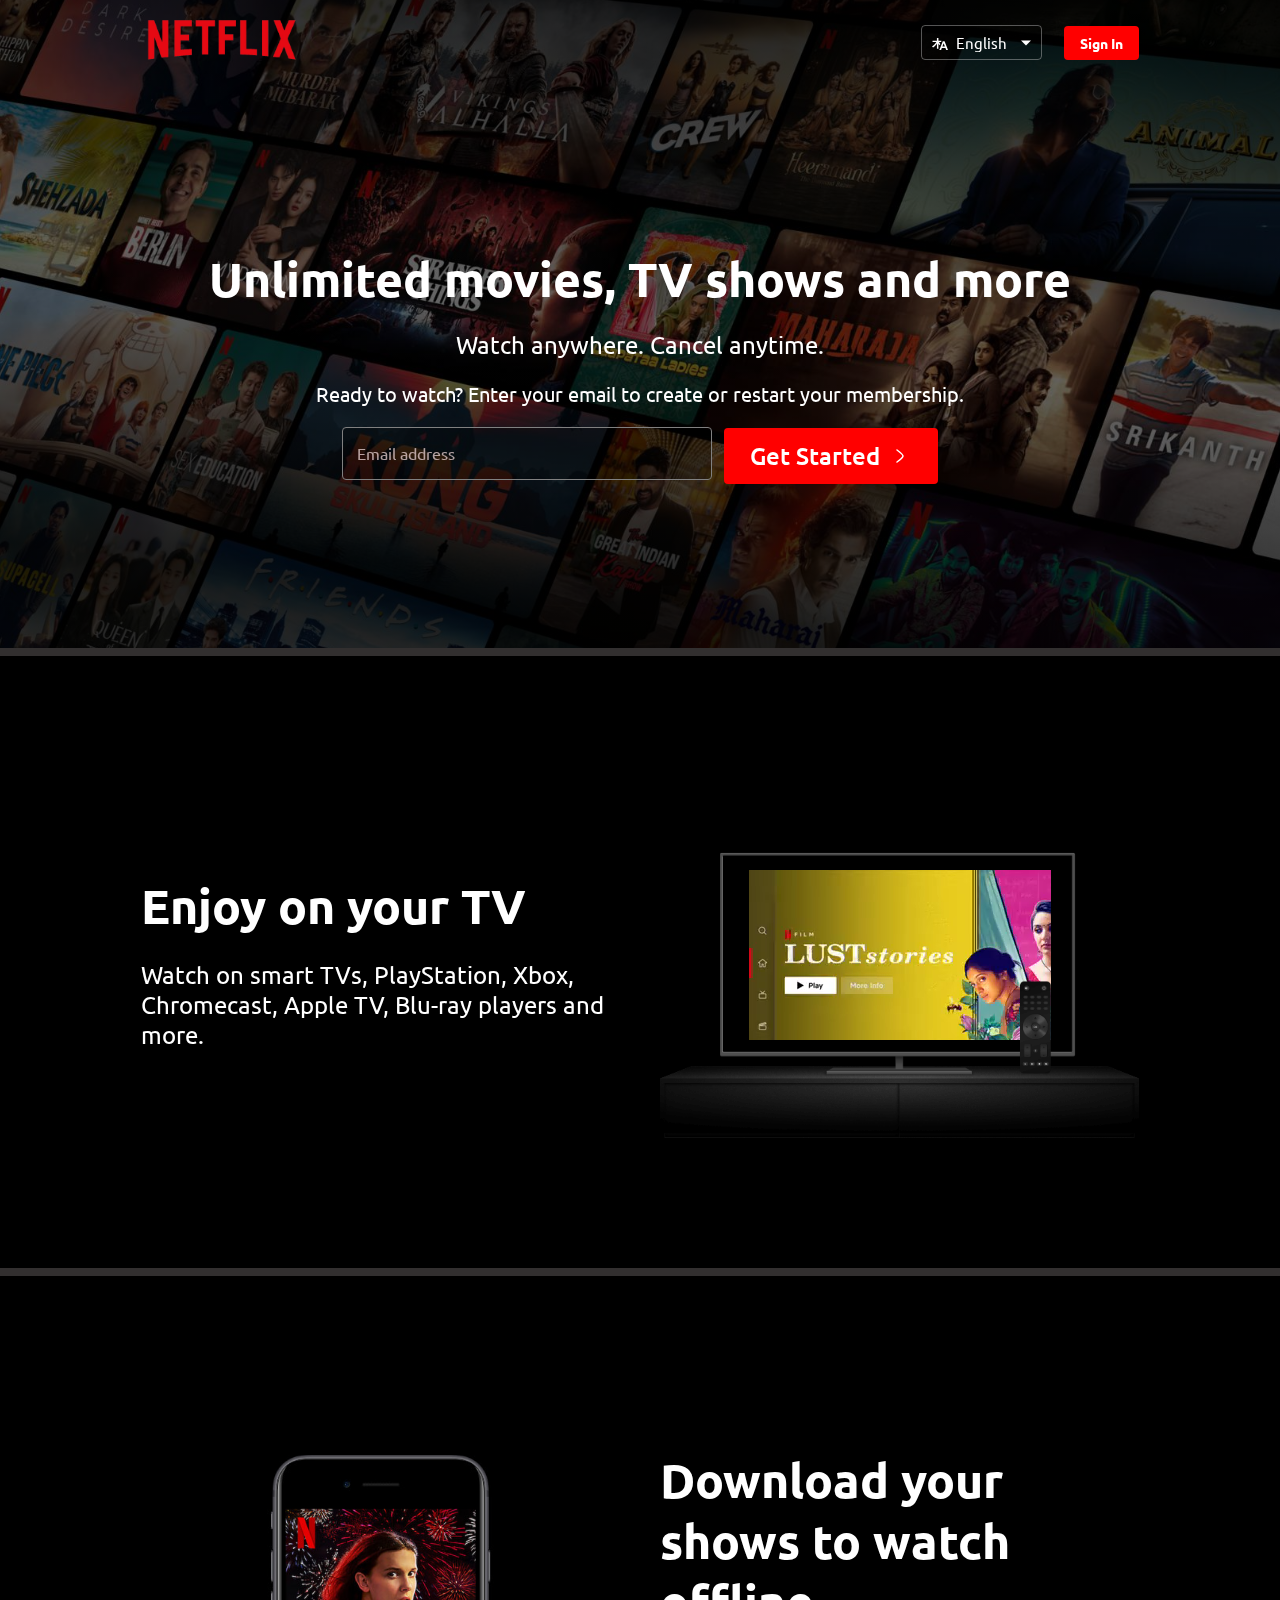
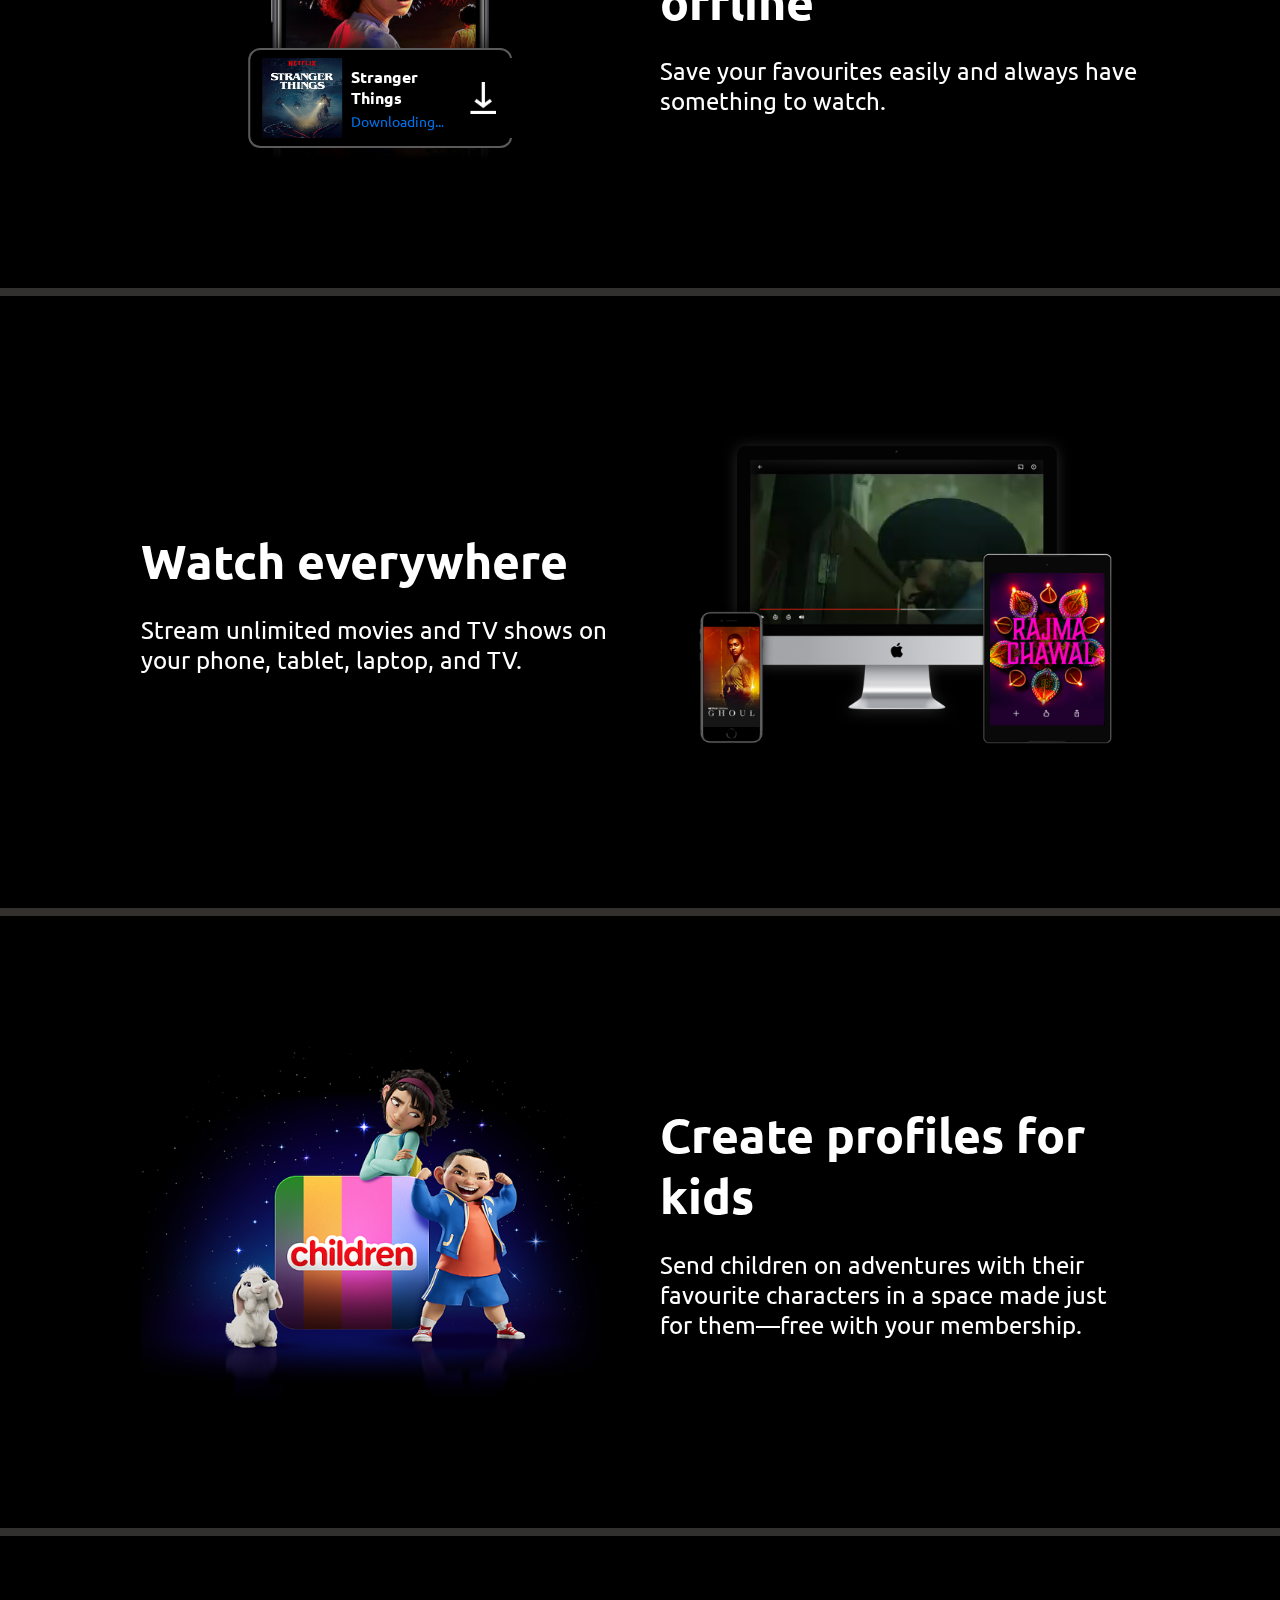
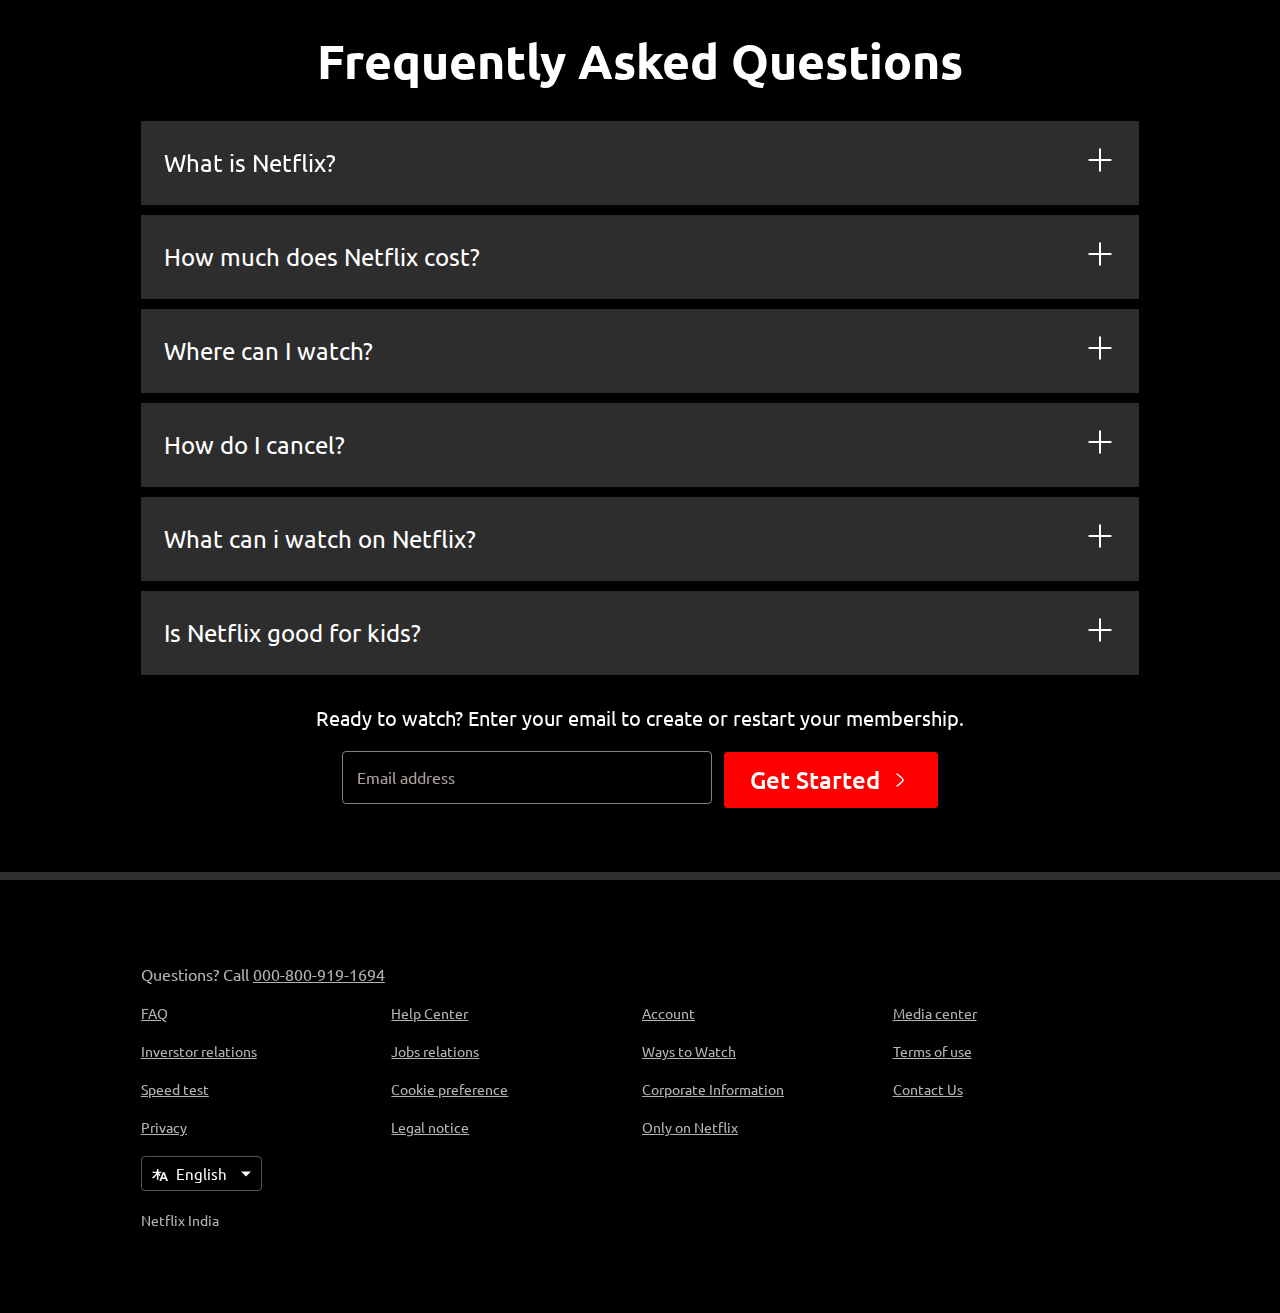
<file: index.html>
<!DOCTYPE html>
<html lang="en">

<head>
    <meta charset="UTF-8">
    <meta http-equiv="X-UA-Compatible" content="IE=edge">
    <meta name="viewport" content="width=device-width, initial-scale=1.0">
    <title>Netflix India – Watch TV Shows Online, Watch Movies Online</title>
    <link rel="stylesheet" href="./css/style.css">
    <link rel="shortcut icon" href="./images/icon.png" type="image/x-icon">
</head>

<body>
    <header>
        <nav>
            <div class="logo">
                <img src="images/netflix.png" alt="">
            </div>

            <div>
                <div class="custom-select">
                    <span class="select-icon">
                        <img src="./images/lang.svg" alt="Language icon">
                    </span>
                    <span class="arrow">
                        <img src="./images/down-arrow-svgrepo-com.svg" alt="Down arrow">
                    </span>
                    <select name="language" id="language-select">
                        <option lang="en" label="English" value="en-IN" selected>English</option>
                        <option lang="hi" label="हिन्दी" value="hi-IN">हिन्दी</option>
                    </select>
                </div>
                <button><a href="/login.html">sign in</a></button>
            </div>
        </nav>

        <div class="hero">
            <h1>Unlimited movies, TV shows and more</h1>
            <p>Watch anywhere. Cancel anytime.</p>
            <p>Ready to watch? Enter your email to create or restart your membership.</p>
            <div>
                <div class="floating-label">
                    <input autocomplete="off" type="search" id="email" placeholder=" " required>
                    <label for="email">Email address</label>
                </div>

                <button>Get Started
                    <svg xmlns="http://www.w3.org/2000/svg" viewBox="0 0 24 24" width="24" height="24" color="#fff"
                        fill="none">
                        <path d="M9.00005 6C9.00005 6 15 10.4189 15 12C15 13.5812 9 18 9 18" stroke="currentColor"
                            stroke-width="1.5" stroke-linecap="round" stroke-linejoin="round" />
                    </svg>

                </button>
            </div>
        </div>
    </header>

    <div class="divider"></div>

    <section>
        <div class="left">
            <h1>Enjoy on your TV</h1>
            <p>Watch on smart TVs, PlayStation, Xbox, Chromecast, Apple TV, Blu-ray players and more.</p>
        </div>
        <div class="right">
            <img src="./images/tv.png" alt="">

            <div style="top: 48%;" class="video-box"><video autoplay="" playsinline="" muted="" loop="">
                    <source src="./videos/video-tv-in-0819.m4v" type="video/mp4">
                </video>
            </div>
        </div>
    </section>
    <div class="divider"></div>

    <section>
        <div class="right">
            <img src="./images/mobile.jpg" alt="">
            <div class="img-card">
                <div>
                    <img src="./images/boxshot.png" alt="">
                    <div>
                        <h2>Stranger Things</h2>
                        <p>Downloading...</p>
                    </div>
                </div>
                <img src="./images/download-icon.gif" alt="">
            </div>
        </div>
        <div class="left">
            <h1>Download your shows to watch offline</h1>
            <p>Save your favourites easily and always have something to watch.</p>
        </div>

    </section>

    <div class="divider"></div>

    <section>
        <div class="left">
            <h1>Watch everywhere</h1>
            <p>Stream unlimited movies and TV shows on your phone, tablet, laptop, and TV.</p>
        </div>
        <div class="right">
            <img src="./images/device-pile-in.png" alt="">

            <div class="video-box"><video autoplay="" playsinline="" muted="" loop="">
                    <source src="./videos/video-devices-in.m4v" type="video/mp4">
                </video>
            </div>
        </div>
    </section>

    <div class="divider"></div>
    <section>
        <div class="right">
            <img src="./images/childern.png" alt="">

        </div>
        <div class="left">
            <h1>Create profiles for kids</h1>
            <p>Send children on adventures with their favourite characters in a space made just for them—free with your
                membership.
            </p>
        </div>

    </section>

    <div class="divider"></div>

    <section class="faq">
        <h1>Frequently Asked Questions</h1>
        <div class="faq-item">
            <div class="question">
                <p>What is Netflix?</p>
                <span>
                    <svg xmlns="http://www.w3.org/2000/svg" viewBox="0 0 24 24" width="32" height="32" color="#fff"
                        fill="none">
                        <path d="M12 4V20" stroke="currentColor" stroke-width="1.5" stroke-linecap="round"
                            stroke-linejoin="round" />
                        <path d="M4 12H20" stroke="currentColor" stroke-width="1.5" stroke-linecap="round"
                            stroke-linejoin="round" />
                    </svg>
                </span>
            </div>
            <div class="answer">
                <p>Netflix is a streaming service that offers a wide variety of award-winning TV shows, movies, anime,
                    documentaries, and
                    more on thousands of internet-connected devices.</p>
                <p>
                    You can watch as much as you want, whenever you want without a single commercial – all for one low
                    monthly price.
                    There's always something new to discover and new TV shows and movies are added every week!

                </p>
            </div>
        </div>
        <div class="faq-item">
            <div class="question">
                <p>How much does Netflix cost?</p>
                <span>
                    <svg xmlns="http://www.w3.org/2000/svg" viewBox="0 0 24 24" width="32" height="32" color="#fff"
                        fill="none">
                        <path d="M12 4V20" stroke="currentColor" stroke-width="1.5" stroke-linecap="round"
                            stroke-linejoin="round" />
                        <path d="M4 12H20" stroke="currentColor" stroke-width="1.5" stroke-linecap="round"
                            stroke-linejoin="round" />
                    </svg>
                </span>
            </div>
            <div class="answer">
                <p>
                    Watch Netflix on your smartphone, tablet, Smart TV, laptop, or streaming device, all for one fixed
                    monthly fee. Plans
                    range from ₹149 to ₹649 a month. No extra costs, no contracts.
                </p>
            </div>
        </div>
        <div class="faq-item">
            <div class="question">
                <p>Where can I watch?</p>
                <span>
                    <svg xmlns="http://www.w3.org/2000/svg" viewBox="0 0 24 24" width="32" height="32" color="#fff"
                        fill="none">
                        <path d="M12 4V20" stroke="currentColor" stroke-width="1.5" stroke-linecap="round"
                            stroke-linejoin="round" />
                        <path d="M4 12H20" stroke="currentColor" stroke-width="1.5" stroke-linecap="round"
                            stroke-linejoin="round" />
                    </svg>
                </span>
            </div>
            <div class="answer">
                <p>
                    Watch anywhere, anytime. Sign in with your Netflix account to watch instantly on the web at
                    netflix.com from your
                    personal computer or on any internet-connected device that offers the Netflix app, including smart
                    TVs, smartphones,
                    tablets, streaming media players and game consoles.
                </p>
                <p>
                    You can also download your favorite shows with the iOS or Android app. Use downloads to watch while
                    you're on the go and
                    without an internet connection. Take Netflix with you anywhere.

                </p>
            </div>
        </div>
        <div class="faq-item">
            <div class="question">
                <p>How do I cancel?</p>
                <span>
                    <svg xmlns="http://www.w3.org/2000/svg" viewBox="0 0 24 24" width="32" height="32" color="#fff"
                        fill="none">
                        <path d="M12 4V20" stroke="currentColor" stroke-width="1.5" stroke-linecap="round"
                            stroke-linejoin="round" />
                        <path d="M4 12H20" stroke="currentColor" stroke-width="1.5" stroke-linecap="round"
                            stroke-linejoin="round" />
                    </svg>
                </span>
            </div>

            <div class="answer">
                <p>
                    Netflix is flexible. There are no pesky contracts and no commitments. You can easily cancel your
                    account online in two
                    clicks. There are no cancellation fees – start or stop your account anytime.

                </p>
            </div>
        </div>
        <div class="faq-item">
            <div class="question">
                <p>What can i watch on Netflix?</p>
                <span>
                    <svg xmlns="http://www.w3.org/2000/svg" viewBox="0 0 24 24" width="32" height="32" color="#fff"
                        fill="none">
                        <path d="M12 4V20" stroke="currentColor" stroke-width="1.5" stroke-linecap="round"
                            stroke-linejoin="round" />
                        <path d="M4 12H20" stroke="currentColor" stroke-width="1.5" stroke-linecap="round"
                            stroke-linejoin="round" />
                    </svg>
                </span>
            </div>
            <div class="answer">
                <p>
                    Netflix has an extensive library of feature films, documentaries, TV shows, anime, award-winning
                    Netflix originals, and
                    more. Watch as much as you want, anytime you want.

                </p>
            </div>
        </div>
        <div class="faq-item">
            <div class="question">
                <p>Is Netflix good for kids?</p>
                <span>
                    <svg xmlns="http://www.w3.org/2000/svg" viewBox="0 0 24 24" width="32" height="32" color="#fff"
                        fill="none">
                        <path d="M12 4V20" stroke="currentColor" stroke-width="1.5" stroke-linecap="round"
                            stroke-linejoin="round" />
                        <path d="M4 12H20" stroke="currentColor" stroke-width="1.5" stroke-linecap="round"
                            stroke-linejoin="round" />
                    </svg>
                </span>
            </div>
            <div class="answer">
                <p>
                    The Netflix Kids experience is included in your membership to give parents control while kids enjoy
                    family-friendly TV
                    shows and movies in their own space.
                </p>
                <p>
                    Kids profiles come with PIN-protected parental controls that let you restrict the maturity rating of
                    content kids can
                    watch and block specific titles you don’t want kids to see.

                </p>
            </div>
        </div>

        <div class="center hero">
            <p>Ready to watch? Enter your email to create or restart your membership.</p>
            <div>
                <div class="floating-label">
                    <input autocomplete="off" type="search" id="email" placeholder=" " required>
                    <label for="email">Email address</label>
                </div>
                <button>Get Started
                    <svg xmlns="http://www.w3.org/2000/svg" viewBox="0 0 24 24" width="24" height="24" color="#fff"
                        fill="none">
                        <path d="M9.00005 6C9.00005 6 15 10.4189 15 12C15 13.5812 9 18 9 18" stroke="currentColor"
                            stroke-width="1.5" stroke-linecap="round" stroke-linejoin="round" />
                    </svg>

                </button>
            </div>
        </div>
    </section>

    <div class="divider"></div>

    <footer>
        <p>Questions? Call <span>000-800-919-1694</span></p>

        <div class="grid-4">
            <ul>
                <li>FAQ</li>
                <li>Inverstor relations</li>
                <li>Speed test</li>
                <li>Privacy</li>
                <li>
                    <div class="custom-select">
                        <span class="select-icon">
                            <img src="./images/lang.svg" alt="Language icon">
                        </span>
                        <span class="arrow">
                            <img src="./images/down-arrow-svgrepo-com.svg" alt="Down arrow">
                        </span>
                        <select name="language" id="language-select">
                            <option lang="en" label="English" value="en-IN" selected>English</option>
                            <option lang="hi" label="हिन्दी" value="hi-IN">हिन्दी</option>
                        </select>
                    </div>
                </li>
                <li>Netflix India</li>
            </ul>
            <ul>
                <li>Help Center</li>
                <li>Jobs relations</li>
                <li>Cookie preference</li>
                <li>Legal notice</li>
            </ul>
            <ul>
                <li>Account</li>
                <li>Ways to Watch</li>
                <li>Corporate Information</li>
                <li>Only on Netflix</li>
            </ul>
            <ul>
                <li>Media center</li>
                <li>Terms of use</li>
                <li>Contact Us</li>
            </ul>
        </div>
    </footer>


    <script src="./js/script.js"></script>
</body>

</html>
</file>
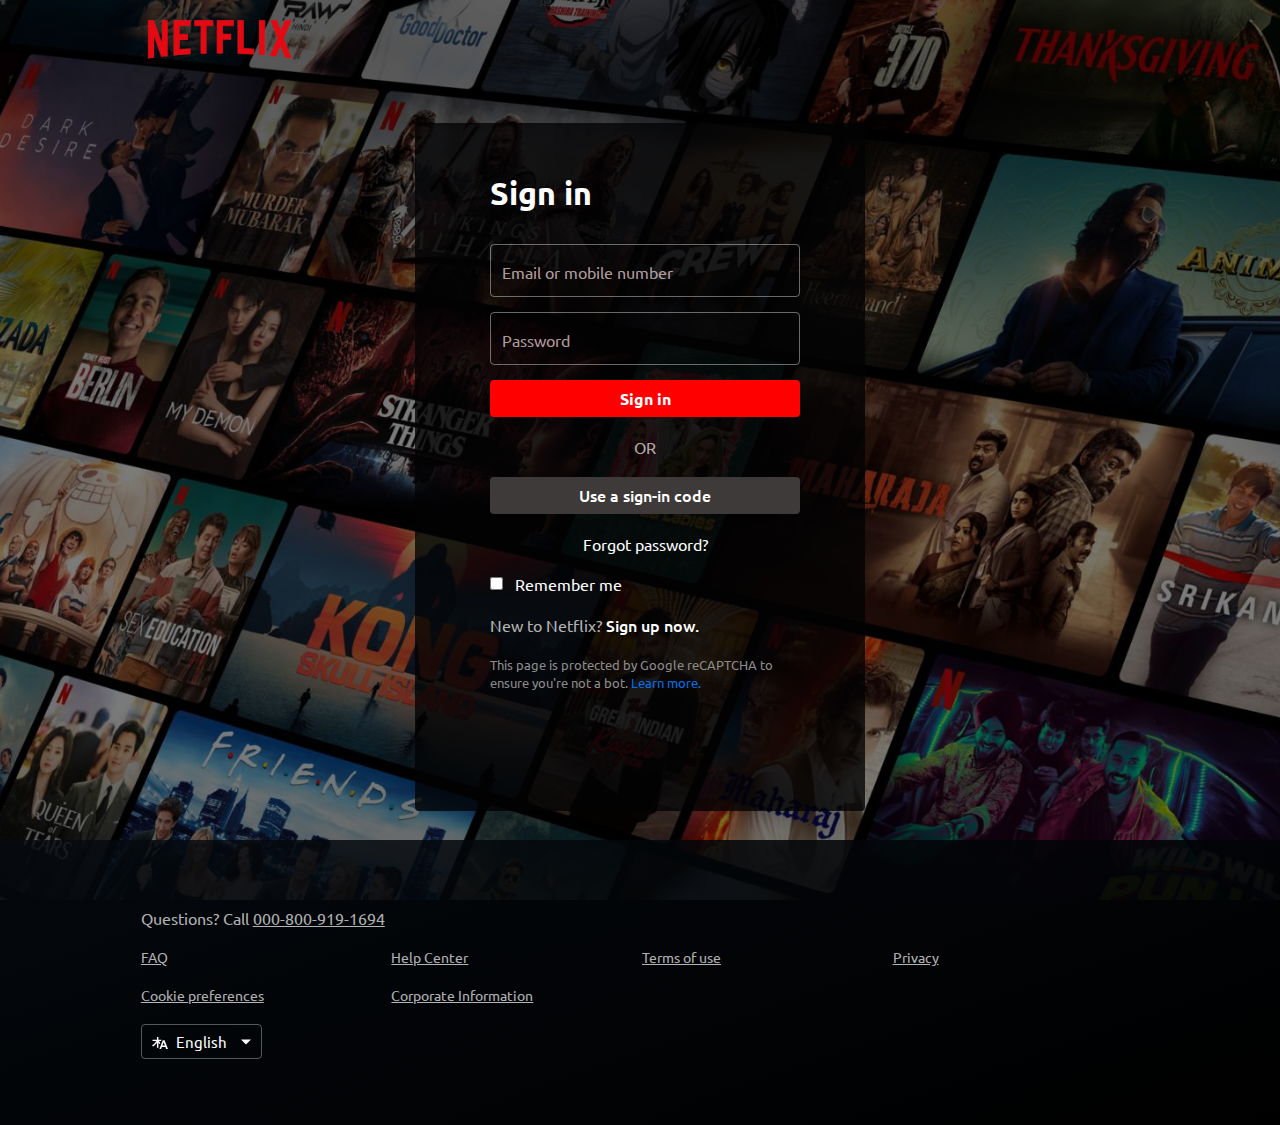
<file: login.html>
<!DOCTYPE html>
<html lang="en">

<head>
    <meta charset="UTF-8">
    <meta http-equiv="X-UA-Compatible" content="IE=edge">
    <meta name="viewport" content="width=device-width, initial-scale=1.0">
    <title>Netflix</title>
    <link rel="stylesheet" href="./css/login.css">
    <link rel="shortcut icon" href="./images/icon.png" type="image/x-icon">

</head>


<body>
    <main>
        <nav>
            <img width="156" src="./images/netflix.png" alt="">
        </nav>

        <div class="center-div">
            <div class="login-form">
                <h1>Sign in</h1>
                <form>
                    <div class="floating-label">
                        <input type="search" id="email" placeholder=" " required>
                        <label for="email">Email or mobile number</label>
                    </div>
                    <div class="floating-label">
                        <input type="search" id="email" placeholder=" " required>
                        <label for="email">Password</label>
                    </div>
                    <input type="submit" value="Sign in">
                    <p class="or">or</p>
                    <button class="code">Use a sign-in code</button>

                    <div class="fp">
                        Forgot password?
                    </div>
                    <div class="remember-me">
                        <input type="checkbox" name="remember" id="remember">
                        <label for="remember">Remember me</label>
                    </div>

                    <div class="text-light">
                        New to Netflix? <a href="">Sign up now.</a>
                    </div>
                    <p class="bottom-text">This page is protected by Google reCAPTCHA to ensure you're not a bot.
                        <span>Learn more.</span>
                    </p>
                </form>

            </div>
        </div>
    </main>

    <footer>
        <div class="footer">
            <p>Questions? Call <span>000-800-919-1694</span></p>

            <div class="grid-4">
                <ul>
                    <li>FAQ</li>
                    <li>Cookie preferences</li>
                    <li>
                        <div class="custom-select">
                            <span class="select-icon">
                                <img src="./images/lang.svg" alt="Language icon">
                            </span>
                            <span class="arrow">
                                <img src="./images/down-arrow-svgrepo-com.svg" alt="Down arrow">
                            </span>
                            <select name="language" id="language-select">
                                <option lang="en" label="English" value="en-IN" selected>English</option>
                                <option lang="hi" label="हिन्दी" value="hi-IN">हिन्दी</option>
                            </select>
                        </div>
                    </li>
                </ul>
                <ul>
                    <li>Help Center</li>
                    <li>Corporate Information</li>
                </ul>
                <ul>
                    <li>Terms of use</li>
                </ul>
                <ul>
                    <li>Privacy</li>
                </ul>
            </div>
        </div>
    </footer>
</body>

</html>
</file>
<file: css/style.css>
@import url('https://fonts.googleapis.com/css2?family=Roboto:ital,wght@0,100;0,300;0,400;0,500;0,700;0,900;1,100;1,300;1,400;1,500;1,700;1,900&family=Ubuntu:ital,wght@0,300;0,400;0,500;0,700;1,300;1,400;1,500;1,700&display=swap');


* {
    margin: 0;
    padding: 0;
    box-sizing: border-box;
    font-family: "Ubuntu", sans-serif;
    user-select: none;
}

body {
    background-color: #000;
    color: #fff;
    overflow-x: hidden;
}

button {
    outline: none;
    border: none;
    color: white;
    padding: 8px 16px;
    background-color: red;
    display: inline-flex;
    align-items: center;
    justify-content: center;
    gap: 4px;
    font-weight: bold;
    border-radius: 4px;
    text-transform: capitalize;
    font-size: 14px;
    cursor: pointer;
    transition: all 0.3s ease-in-out;
}

button:hover {
    background-color: rgba(255, 0, 0, 0.573);
}

header {
    width: 100vw;
    position: relative;
    display: flex;
    align-items: center;
    flex-direction: column;
    height: 72vh;
    overflow: hidden;
}

header::before {
    content: "";
    position: absolute;
    top: 0;
    left: 0;
    width: 100%;
    height: 100%;
    background-image:
        linear-gradient(188deg, rgb(0 0 0) 0%, rgb(0 0 0 / 78%) 20%, rgb(0 0 0 / 47%) 50%, rgb(0 0 0 / 86%) 80%, rgb(0 0 0 / 65%) 100%),
        url("../images/banner-large.jpg");
    background-repeat: no-repeat;
    background-size: cover;
    /* background-position: bottom bottom; */
    background-position: 50% 72%;
    /* bottom right */
    transform: scale(1.24);
    z-index: -1;
}



header nav {
    position: relative;
    z-index: 2;
    display: flex;
    justify-content: space-between;
    align-items: center;
    width: 78%;
    padding: 14px 0;
}

header nav .logo img {
    width: 160px;
}

.custom-select {
    position: relative;
    display: inline-block;
    background-color: transparent;
    border: 1px solid #cccccc6a;
    border-radius: 4px;
    font-size: 18px;
    margin-right: 18px;
}

.select-icon {
    position: absolute;
    top: 25%;
    left: 10px;
}

.arrow {
    position: absolute;
    right: 10px;
    top: 13%;
    cursor: pointer;
    z-index: 1;
}

select {
    appearance: none;
    font-size: 15px;
    -webkit-appearance: none;
    -moz-appearance: none;
    width: 100%;
    background-color: transparent;
    border: none;
    outline: none;
    padding: 0;
    margin: 0;
    color: white;
    padding: 7px 34px;
    z-index: 2;
    position: relative;
    cursor: pointer;
}

header .hero {
    position: relative;
    z-index: 2;
    color: white;
    text-align: center;
    display: flex;
    align-items: center;
    justify-content: center;
    flex-direction: column;
    height: 100%;
}

header .hero h1 {
    font-size: 48px;
    color: rgb(255, 255, 255);
    font-weight: 900;
    margin-bottom: 20px;
}

header .hero p:first-of-type {
    font-size: 24px;
    font-weight: 400;
    line-height: 2rem;
    margin-bottom: 20px;
}

header .hero p:last-of-type {
    font-weight: 400;
    font-size: 20px;
    margin-bottom: 20px;
}

header a {
    color: white;
    text-decoration: none;
}

.floating-label {
    position: relative;
    display: inline-block;
}

.floating-label input {
    outline: none;
    background-color: rgba(0, 0, 0, 0.278);
    border: 1px solid gray;
    width: 370px;
    color: #e3cdcdc6;
    font-size: 16px;
    font-weight: 600;
    border-radius: 4px;
    padding: 15px 15px 5px;
    height: 53px;
}

.floating-label label {
    position: absolute;
    top: 30%;
    left: 4%;
    font-size: 16px;
    color: #e3cdcdc6;
    transition: all 0.2s ease;
    pointer-events: none;
}

.floating-label input:focus+label,
.floating-label input:not(:placeholder-shown)+label {
    font-size: 12px;
    font-weight: 400;
    color: #e3cdcdc6;
    top: 8px;
    left: 4%;
}

.floating-label input:focus {
    outline: 2px solid white;
}

.hero button {
    padding: 12px 26px;
    font-weight: 500;
    font-size: 24px;
    gap: 8px;
    margin-left: 8px;
}

.divider {
    height: 8px;
    background: rgb(120 111 111 / 42%);
    width: 100%;
}

section {
    width: 78%;
    margin: auto;
    padding: 4rem 0;
    display: flex;
    align-items: center;
    justify-content: space-between;
    position: relative;
    min-height: 68vh;
}

.left {
    width: 48%;
}

.right {
    width: 48%;
    position: relative;
}

.right img {
    width: 100%;
}

.right .video-box {
    z-index: -1;
    overflow: hidden;
    width: 100%;
    height: 100%;
    max-width: 63%;
    max-height: 47%;
    position: absolute;
    top: 34%;
    left: 50%;
    -webkit-transform: translate(-50%, -50%);
    -moz-transform: translate(-50%, -50%);
    -ms-transform: translate(-50%, -50%);
    transform: translate(-50%, -50%);
}

.left h1 {
    font-size: 48px;
    font-weight: 900;
    margin-bottom: 24px;
}

.left p {
    font-size: 24px;
}

.right .img-card {
    display: flex;
    align-items: center;
    justify-content: space-between;
    padding: 0.5rem 0.75rem;
    border: 2px solid rgba(128, 128, 128, 0.7);
    box-shadow: 0 0 2em 0 rgb(0, 0, 0);
    border-radius: 0.75rem;
    width: 55%;
    height: 100px;
    background-color: black;
    position: absolute;
    bottom: 18%;
    left: 50%;
    z-index: 99;
    transform: translate(-50%, 50%);
}

.right .img-card>div {
    display: flex;
    align-items: center;
    height: 100%;
    gap: 8px;
}

.right .img-card div h2 {
    font-size: 16px;
}

.right .img-card div p {
    font-size: 14px;
    color: rgb(0, 113, 235);
    margin-top: 4px;
}


.right .img-card img {
    aspect-ratio: 1;
    height: 100%;
    width: auto;
}

.faq {
    flex-direction: column;
    justify-content: flex-start;
}

.faq h1 {
    font-size: 48px;
    margin: 30px 0;
}

.faq-item {
    width: 100%;
    margin-bottom: 8px;
}

.faq-item .question {
    padding: 23px;
    display: flex;
    align-items: center;
    justify-content: space-between;
    font-size: 24px;
    color: white;
    font-weight: 400;
    cursor: pointer;
    transition: all 0.3s ease-in-out;
    background-color: #2d2d2d;
}

.faq-item .question:hover {
    background-color: #414141;
}

.faq-item .answer {
    margin-top: 2px;
    font-size: 24px;
    color: white;
    font-weight: 400;
    background-color: #2D2D2D;
    max-height: 0;
    overflow: hidden;
    opacity: 0;
    transition: all 0.2s ease-in-out;
}

.faq-item .answer.show {
    max-height: 1000px;
    opacity: 1;
    padding: 23px;
}

.faq-item .answer p:not(:last-child) {
    margin-bottom: 20px;
}

.center {
    width: 100%;
    display: flex;
    align-items: center;
    flex-direction: column;
}

.center p {
    font-size: 20px;
    font-weight: 400;
    margin: 20px;
}

footer {
    width: 78%;
    margin: auto;
    padding: 4rem 0;
}

footer p {
    margin: 20px 0;
    font-size: 16px;
    color: rgba(255, 255, 255, 0.7);
}

footer p span {
    text-decoration: underline;
}

.grid-4 {
    display: grid;
    grid-template-columns: repeat(4, 1fr);
    gap: 4px;
}

.grid-4 ul li {
    list-style: none;
    text-decoration: underline;
    font-size: 14px;
    color: rgba(255, 255, 255, 0.7);
    margin-bottom: 20px;
    cursor: pointer;
}

.grid-4 ul:first-child li:last-child {
    text-decoration: none;
}


@media only screen and (max-width: 992px) {
    .grid-4 {
        grid-template-columns: repeat(2, 1fr);
        grid-gap: 25px 20px;
    }

    footer p {
        margin-bottom: 50px;
    }

    section {
        flex-direction: column;
        width: 85%;
    }

    .left {
        width: 100%;
    }

    .right {
        width: 100%;
    }


    .floating-label input {
        width: 100%;
    }

    .hero button {
        padding: 8px 20px;
        font-size: 16px;
        margin: 20px auto;
    }

    .center {
        text-align: center;
    }

    .center p {
        font-size: 18px;
        line-height: 1.6rem;
    }

    .faq .question p {
        font-size: 17px;
    }

    .faq .answer p {
        font-size: 16px;
    }

    .faq .question span svg {
        width: 20px;
    }

    .faq h1,
    section .left h1 {
        font-size: 30px;
        text-align: center;
    }

    section .left p {
        font-size: 18px;
        text-align: center;
        line-height: 1.4rem;
    }

    section .right {
        margin: 50px 0;
    }

    .right .img-card {
        width: 90%;
        height: 70px;
    }

    header nav {
        width: 90%;
    }

    header nav .logo img {
        width: 90px;
    }

    .custom-select {
        margin-right: 3px;
    }

    header .hero {
        width: 80%;
    }

    header .hero h1 {
        font-size: 30px;
        margin-bottom: 20px;
    }

    header .hero p:first-of-type {
        font-size: 18px;
    }

    header .hero p:last-of-type {
        font-size: 16px;
    }

}
</file>
<file: css/login.css>
@import url('https://fonts.googleapis.com/css2?family=Roboto:ital,wght@0,100;0,300;0,400;0,500;0,700;0,900;1,100;1,300;1,400;1,500;1,700;1,900&family=Ubuntu:ital,wght@0,300;0,400;0,500;0,700;1,300;1,400;1,500;1,700&display=swap');


* {
    margin: 0;
    padding: 0;
    box-sizing: border-box;
    font-family: "Ubuntu", sans-serif;
    user-select: none;
}

body {
    background-color: #000;
    color: #fff;
    overflow-x: hidden;
}

main {
    height: 100vh;
    position: relative;
    width: 100vw;
    overflow: hidden;
}

main::before {
    content: "";
    position: absolute;
    top: 0;
    left: 0;
    width: 100%;
    height: 100%;
    background-image:
        linear-gradient(188deg, rgba(0, 0, 0, 0.454) 0%, rgba(0, 0, 0, 0.54) 20%, rgba(0, 0, 0, 0.357) 50%, rgba(0, 0, 0, 0.351) 80%, rgb(0 0 0 / 65%) 100%),
        url("../images/banner-large.jpg");
    background-repeat: no-repeat;
    background-size: cover;
    background-position: 50% 72%;
    transform: scale(1.1);
    z-index: -1;
}

nav {
    width: 78%;
    margin: auto;
    position: relative;
    z-index: 2;
    padding: 14px 0;
}

.center-div {
    display: flex;
    justify-content: center;
    width: 100%;
    padding-top: 40px;
}

.login-form {
    border-radius: 4px;
    background-color: #020304c8;
    /* width: 24%; */
    width: 450px;
    height: 40%;
    padding: 50px 65px 120px 75px;
}

.login-form h1 {
    font-size: 32px;
    margin-bottom: 30px;
}

.floating-label {
    position: relative;
    width: 100%;
}

.floating-label input {
    outline: none;
    background-color: transparent;
    border: 1px solid #ffffff67;
    width: 100%;
    color: #e3cdcdc6;
    font-size: 16px;
    font-weight: 600;
    border-radius: 4px;
    padding: 15px 15px 5px;
    height: 53px;
    margin-bottom: 15px;
}

.floating-label label {
    position: absolute;
    top: 26%;
    left: 4%;
    font-size: 16px;
    color: #e3cdcdc6;
    transition: all 0.2s ease;
    pointer-events: none;
}

.floating-label input:focus+label,
.floating-label input:not(:placeholder-shown)+label {
    font-size: 12px;
    font-weight: 400;
    color: #e3cdcdc6;
    top: 8px;
    left: 4%;
}

.floating-label input:focus {
    outline: 1.3px solid white;
}

.or {
    text-align: center;
    text-transform: uppercase;
    margin-bottom: 20px;
    color: #ffffffaa;
}

input[type="submit"],
button {
    border: none;
    outline: none;
    width: 100%;
    height: 37px;
    border-radius: 4px;
    color: white;
    background-color: #ff0000;
    font-size: 16px;
    font-weight: bold;
    cursor: pointer;
    margin-bottom: 20px;
}

.code {
    background-color: #3F3A3A;
    font-weight: 500;
}

.fp {
    text-align: center;
}

.remember-me {
    display: flex;
    align-items: center;
    gap: 12px;
    margin: 20px 0;
}

:checked {
    font-size: 40px;
}

.text-light {
    color: rgba(255, 255, 255, 0.7);
    font-size: 16px;
    margin-bottom: 20px;
}

.text-light a {
    text-decoration: none;
    color: white;
    font-weight: 500;
}

.bottom-text {
    color: rgb(140, 140, 140);
    font-size: 13px;
    line-height: 1.1rem;
}

.bottom-text span {
    color: rgb(0, 113, 235);
    cursor: pointer;
}

.bottom-text span:hover {
    text-decoration: underline;
}

footer {
    background: linear-gradient(341deg, #000, #050a10c8);
    margin-top: -120px;
}

.footer {
    width: 78%;
    margin: auto;
    padding: 3rem 0;
}

.footer p {
    margin: 20px 0;
    font-size: 16px;
    color: rgba(255, 255, 255, 0.7);
}

.footer p span {
    text-decoration: underline;
}

.grid-4 {
    display: grid;
    grid-template-columns: repeat(4, 1fr);
    gap: 4px;
}

.grid-4 ul li {
    list-style: none;
    text-decoration: underline;
    font-size: 14px;
    color: rgba(255, 255, 255, 0.7);
    margin-bottom: 20px;
    cursor: pointer;
}

.grid-4 ul:first-child li:last-child {
    text-decoration: none;
}

.custom-select {
    position: relative;
    display: inline-block;
    background-color: transparent;
    border: 1px solid #cccccc6a;
    border-radius: 4px;
    font-size: 18px;
    margin-right: 18px;
}

.select-icon {
    position: absolute;
    top: 25%;
    left: 10px;
}

.arrow {
    position: absolute;
    right: 10px;
    top: 13%;
    cursor: pointer;
    z-index: 1;
}

select {
    appearance: none;
    font-size: 15px;
    -webkit-appearance: none;
    -moz-appearance: none;
    width: 100%;
    background-color: transparent;
    border: none;
    outline: none;
    padding: 0;
    margin: 0;
    color: white;
    padding: 7px 34px;
    z-index: 2;
    position: relative;
    cursor: pointer;
}


@media only screen and (max-width:1492px) {
    footer {
        margin-top: -60px;
    }
}


@media only screen and (max-width:992px) {
    .login-form {
        width: 90%;
    }

    .grid-4 {
        grid-template-columns: repeat(2, 1fr);
        grid-gap: 25px 20px;
    }

    footer p {
        margin-bottom: 50px;
    }

    footer {
        margin-top: -70px;
    }
}
</file>
